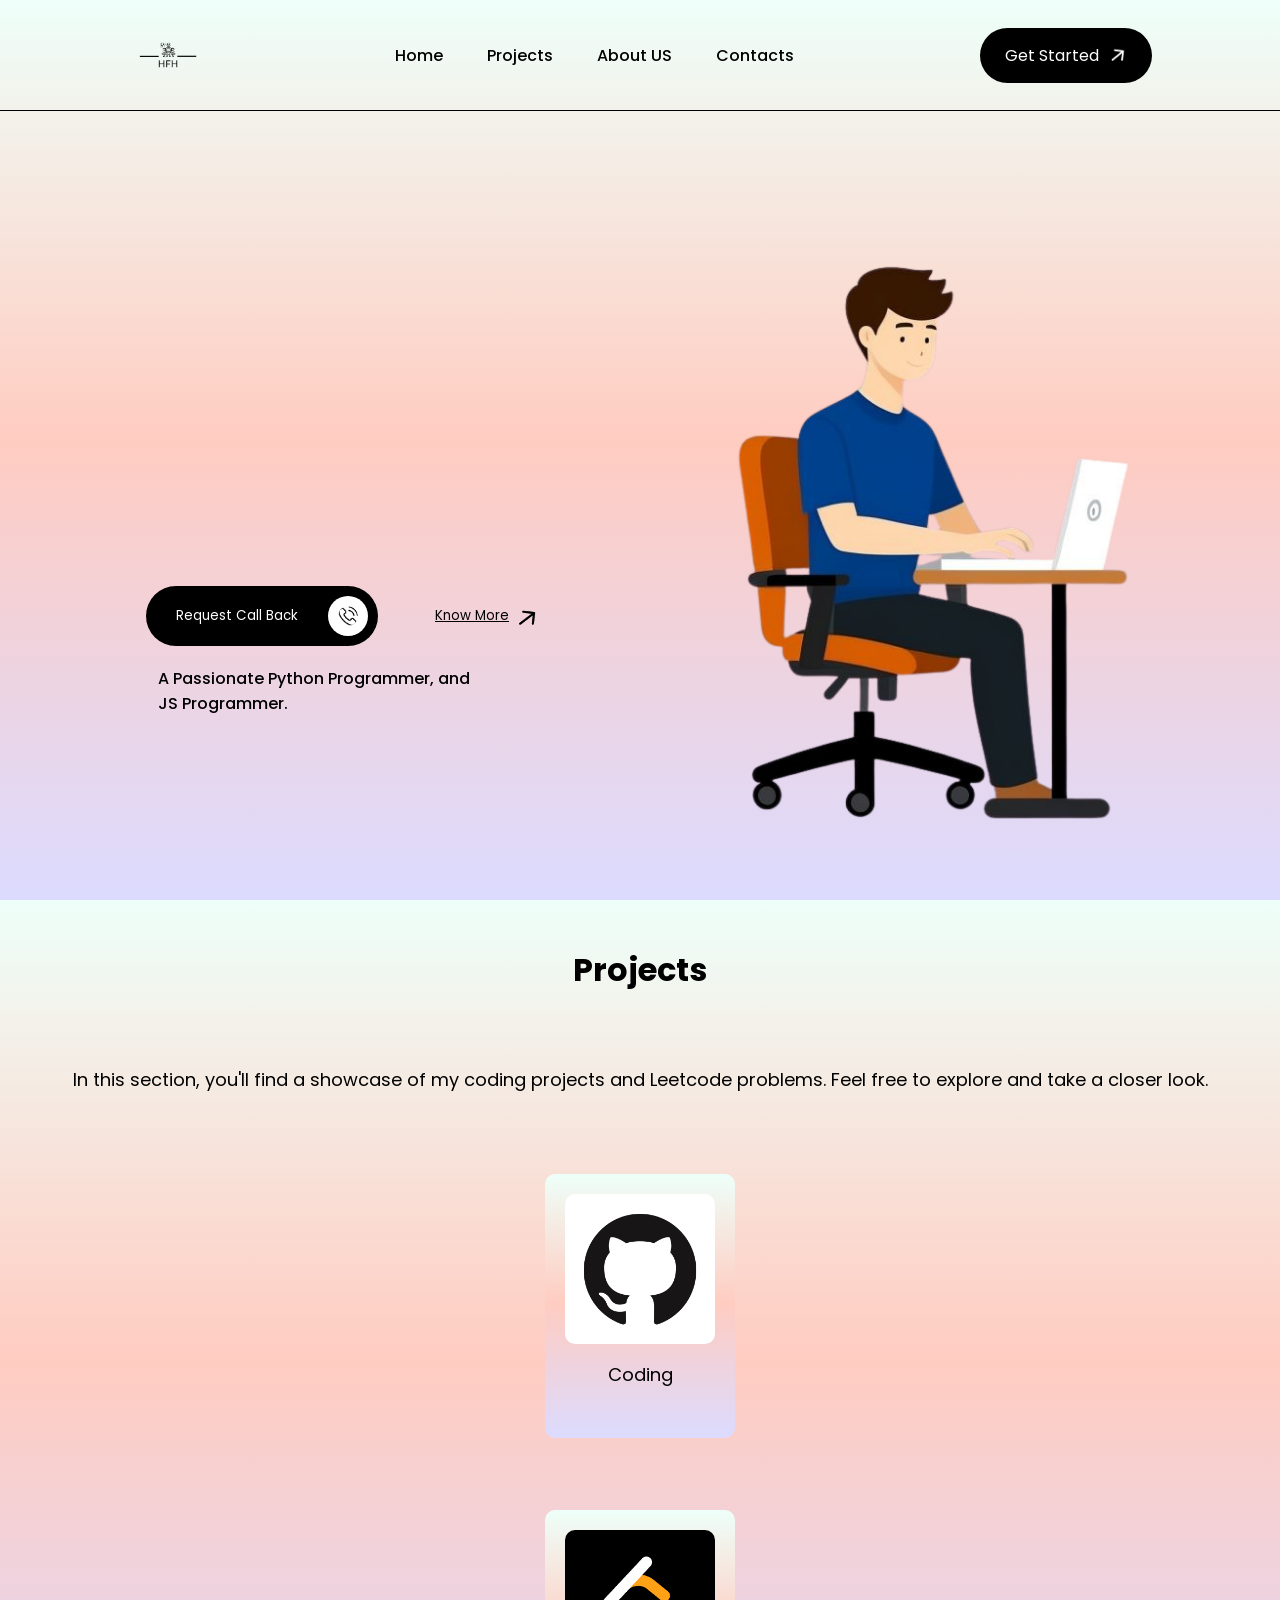
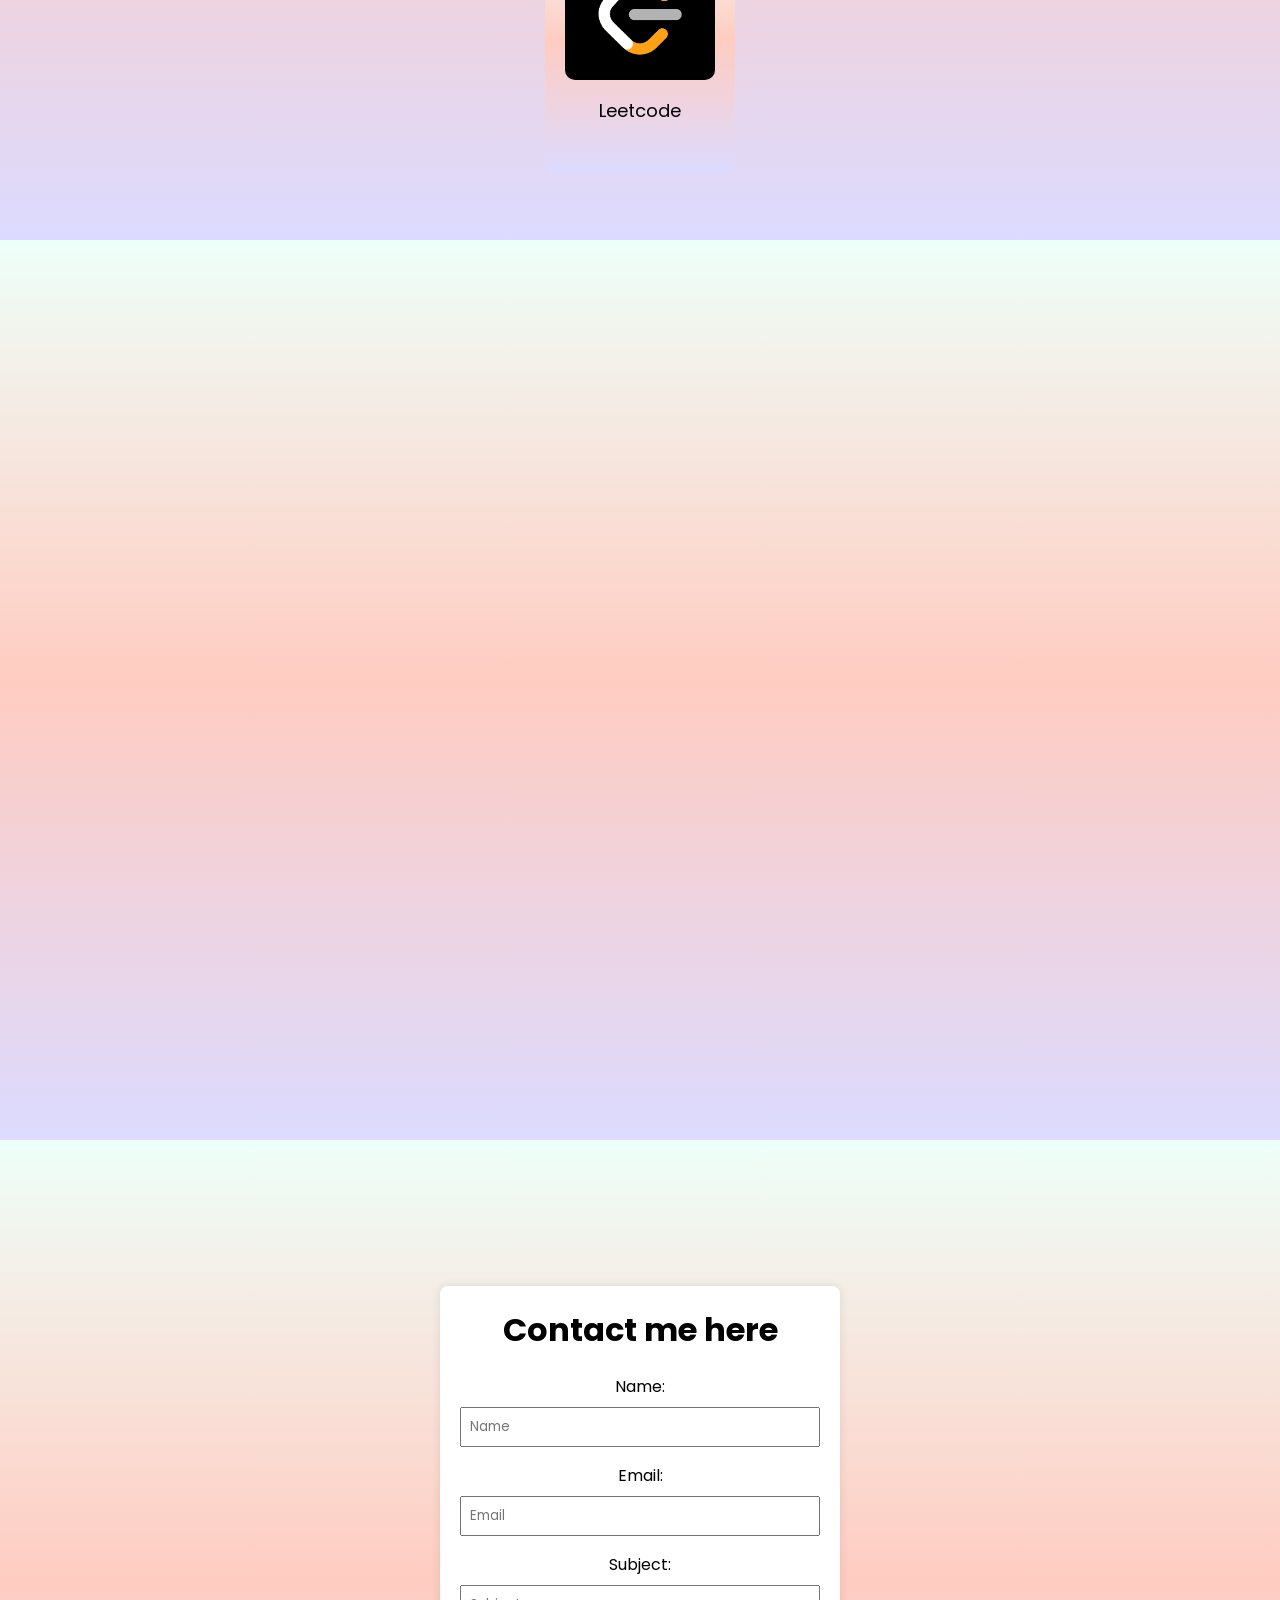
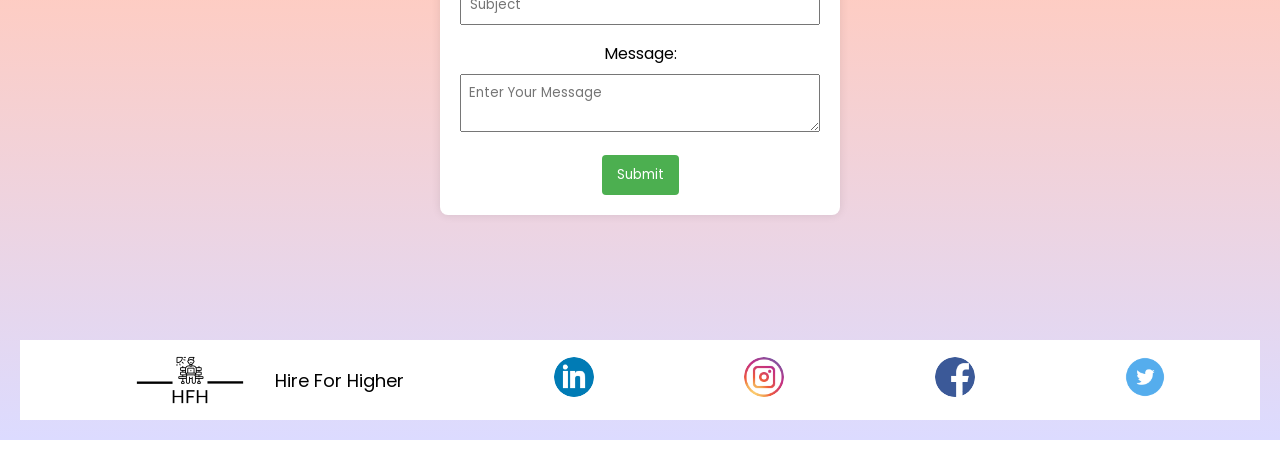
<file: index.html>
<!DOCTYPE html>
<!DOCTYPE html>
<html>
<head>
    <meta name="viewport" content="width=device-width, initial-scale=1.0">
    <title>Hire For Higher</title>
    <link rel="stylesheet" href="style.css">
    <link rel="preconnect" href="https://fonts.googleapis.com">
    <link rel="preconnect" href="https://fonts.gstatic.com" crossorigin>
    <link href="https://fonts.googleapis.com/css2?family=Poppins:wght@100;500;600&display=swap" rel="stylesheet">
    <link rel="icon" href="img/favicon.ico" type="image/x-icon">

</head>
<body>
    <nav>
        <img src="img/HFH-logos_black.png" alt="" class="logo">
        <ul id="menu-link">
            <li>Home</li>
            <li>Projects</li>
            <li>About US</li>
            <li>Contacts</li>
        </ul>
        <button class="nav-btn">Get Started <img src="img/arrow-white.png" alt=""></button>
        <img src="img/menu.png" alt="" class="menu-icon" onclick="toggleMenu()">
    </nav>
    <div class="header">
        <div class="header-content">
            <h1><span>Free</span><br><span>LANCER</span></h1>
        <div class="btn-container">
            <button class="btn-dark">Request Call Back <img src="img/phone.png" alt=""></button>
            <button class="btn-light">Know More <img src="img/arrow-black.png" alt=""></button>
        </div>
        <p>A Passionate Python Programmer, and JS Programmer. </p>
        </div>
        
        <img src="img/freelancer_boy_working_on_a_co-removebg.png" alt="" class="user-img">
    </div>

                                                  <!---------------------- Navbar contents  -------------------------------------->
    <section id="projects" class="section">
        <section class="project-section">
            <h2>Projects</h2>
            <p>In this section, you'll find a showcase of my coding projects and Leetcode problems. Feel free to explore and take a closer look.</p>
        
            <div class="project-panel" onclick="redirectToGitHub()">
                <div class="light-green-box">
                    <a href="https://github.com/AkarshanGhosh?tab=repositories" target="_blank">
                        <img src="img/github.png" alt="GitHub Logo">
                    </a>
                    <p>Coding</p>
                </div>
            </div>
            <div class="project-panel" onclick="redirectToBehance()">
                <div class="light-green-box">
                    <a href="https://leetcode.com/Akarshan_Ghosh/" target="_blank">
                        <img src="img/leetcode.png" alt="Leetcode Logo">
                    </a>
                    <p>Leetcode</p>
                </div>
            </div>
        </section>
       
    </section>

    <section id="about-us" class="section">
        <!-- About Us section content -->
    </section>
<!---------------------------------------------------------------------------------------------------------------------------------------------->
    <section id="contacts" class="section">
        
        <form action="https://formsubmit.co/ronighosh494@gmail.com" method="POST" id="contactForm">
                <h2>Contact me here</h2>
                <label for="name">Name:</label>
                <input type="text" id="name" name="Name" required placeholder="Name">
              
                <label for="email">Email:</label>
                <input type="email" id="email" name="Email" required placeholder="Email">
    
                <label for="subject">Subject:</label>
                <input type="text" id="subject" name="Subject" required placeholder="Subject">
              
                <label for="message">Message:</label>
                <textarea id="message" name="message"  required placeholder="Enter Your Message"></textarea>
                <input type="hidden" name="_captcha" value="false">
                <input type="hidden" name="_template" value="table">
                <button type="submit">Submit</button>
          </form>
          
          <footer>
            <div class="logo">
              <img src="img/HFH-logos_black.png" alt="Logo">
              <p>Hire For Higher</p>
            </div>
            <a href="https://www.linkedin.com/in/akarshan-ghosh/" target="_blank"><img src="img/ln.png" alt="LinkedIn"></a>
            <a href="https://www.instagram.com/rongfx8/" target="_blank"><img src="img/insta.png" alt="Instagram"></a>
            <a href="https://www.facebook.com/profile.php?id=61554629994541&sk=about" target="_blank"><img src="img/fb.png" alt="Facebook"></a>
            <a href="https://twitter.com/AkarshanGhosh28" target="_blank"><img src="img/x.png" alt="Twitter"></a>
          </footer>
          <script src="script.js"></script>
          <script src="https://smtpjs.com/v3/smtp.js"></script>
          
          
    </section>
<!---------------------------------------------------------------------------------------------------------------------------------------------->  
                                                     <!---------------------- Navbar contents Ends -------------------------------------->


                                               
    
    <!--<script>
        let navbar = document.querySelector('nav');
        let menuLinks = document.getElementById("menu-link");

        function toggleMenu() {
            menuLinks.classList.toggle('show-menu');
        }

        window.onscroll = function () {
            if (window.scrollY > 0) {
                navbar.style.background = '#eefff9';
            } else {
                navbar.style.background = 'transparent';
            }
        }
    </script>-->

</body>
</html>
</file>
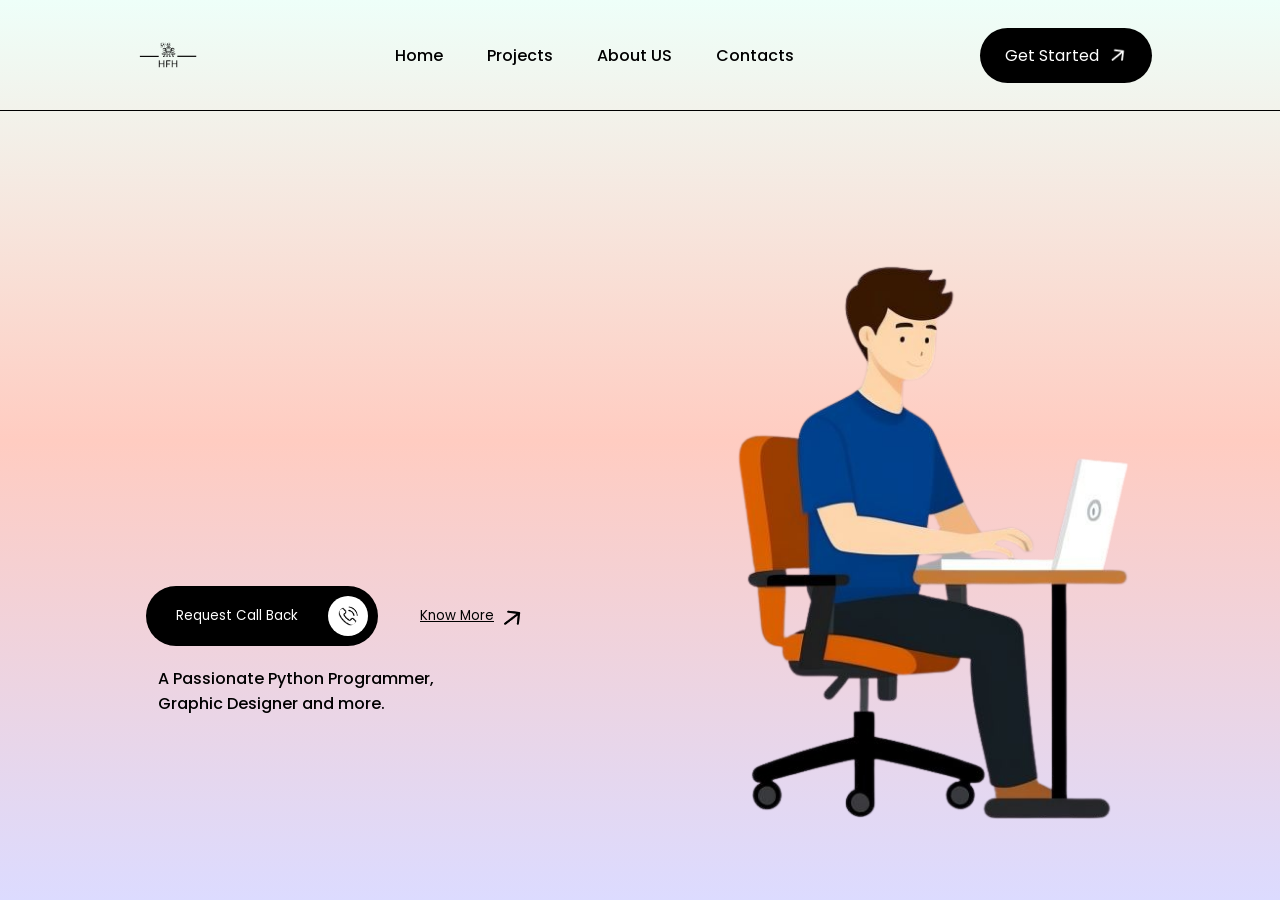
<file: Personal_site/index.html>
<!DOCTYPE html>
<html>
<head>
    <meta name="viewport" content="width=device-width, initial-scale=1.0">
    <title>Hire For Higher</title>
    <link rel="stylesheet" href="style.css">
    <link rel="preconnect" href="https://fonts.googleapis.com">
    <link rel="preconnect" href="https://fonts.gstatic.com" crossorigin>
    <link href="https://fonts.googleapis.com/css2?family=Poppins:wght@100;500;600&display=swap" rel="stylesheet">
    <link rel="icon" href="img/favicon.ico" type="image/x-icon">

</head>
<body>
    <nav>
        <img src="img/HFH-logos_black.png" alt="" class="logo">
        <ul id="menu-link">
            <li>Home</li>
            <li>Projects</li>
            <li>About US</li>
            <li>Contacts</li>
        </ul>
        <button class="nav-btn">Get Started <img src="img/arrow-white.png" alt=""></button>
        <img src="img/menu.png" alt="" class="menu-icon" onclick="toggleMenu()">
    </nav>
    <div class="header">
        <div class="header-content">
            <h1><span>Free</span><br><span>LANCER</span></h1>
        <div class="btn-container">
            <button class="btn-dark">Request Call Back <img src="img/phone.png" alt=""></button>
            <button class="btn-light">Know More <img src="img/arrow-black.png" alt=""></button>
        </div>
        <p>A Passionate Python Programmer, Graphic Designer and more. </p>
        </div>
        
        <img src="img/freelancer_boy_working_on_a_co-removebg.png" alt="" class="user-img">
    </div>
    <script>
        let navbar = document.querySelector('nav');
        let menuLinks = document.getElementById("menu-link");

        function toggleMenu() {
            menuLinks.classList.toggle('show-menu');
        }

        window.onscroll = function () {
            if (window.scrollY > 0) {
                navbar.style.background = '#eefff9';
            } else {
                navbar.style.background = 'transparent';
            }
        }
    </script>
</body>
</html>
</file>
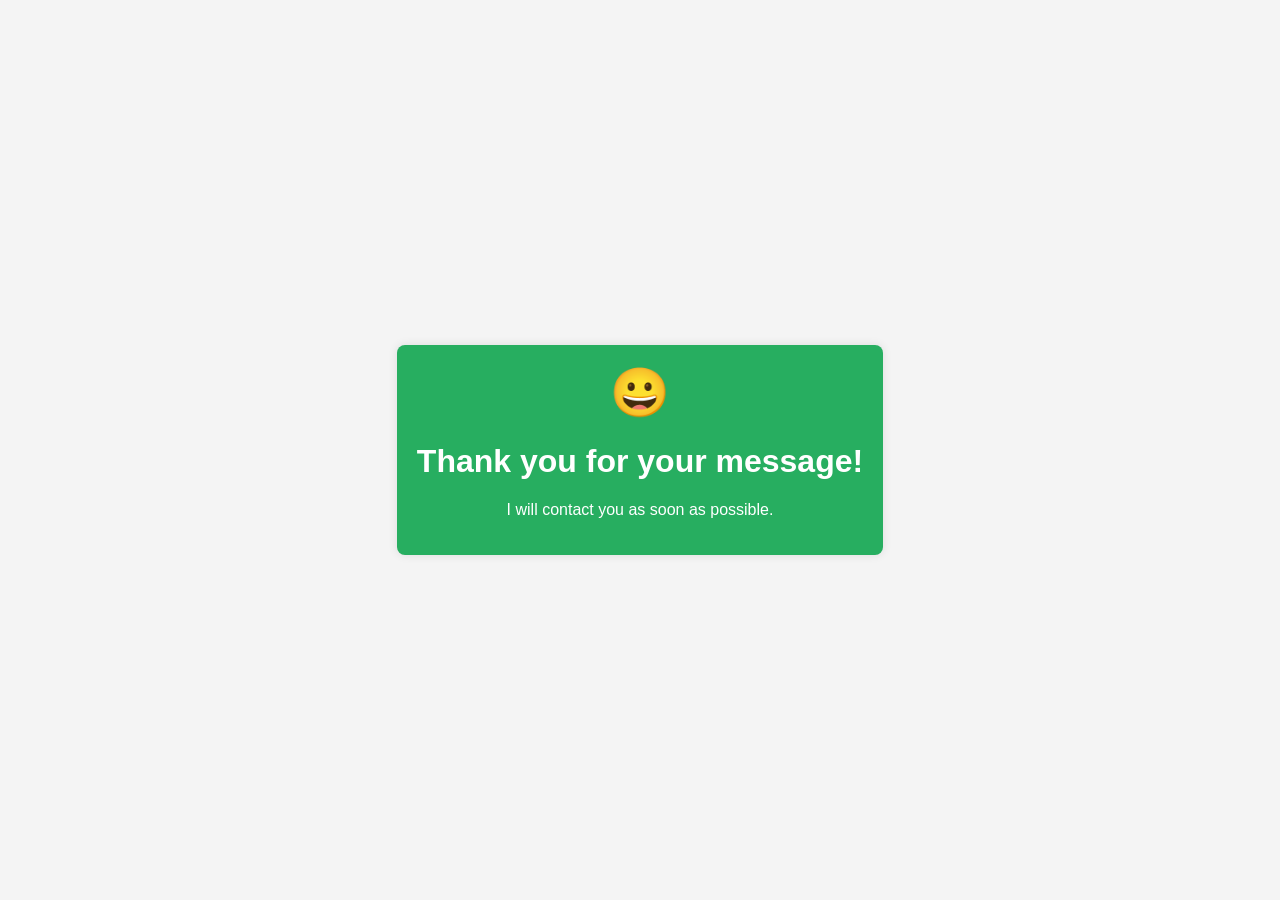
<file: thanks.html>
<!DOCTYPE html>
<html lang="en">
<head>
    <meta charset="UTF-8">
    <meta name="viewport" content="width=device-width, initial-scale=1.0">
    <title>Thank You!</title>
    <link rel="stylesheet" href="thanks.css">
</head>
<body>
    <div class="container">
        <div class="emoji">&#128512;</div>
        <h1>Thank you for your message!</h1>
        <p>I will contact you as soon as possible.</p>
    </div>
</body>
</html>
</file>
<file: style.css>
*{
    margin: 0;
    padding: 0;
    box-sizing: border-box;
    font-family: 'Poppins', sans-serif;
    

}
nav{
    position: fixed;
    top: 0;
    left: 0;
    width: 100%;
    display: flex;
    align-items: center;
    justify-content: space-between;
    padding: 15px 10%;
    border-bottom: 1px solid #000;
    z-index: 10;
}
nav ul li {
    list-style: none;
    display: inline-block;
    margin: 10px 20px;
    font-weight: 500;
    cursor: pointer;
}
nav .logo{
    width: 80px;
    cursor: pointer;
}
.nav-btn{
    background: #000;
    color: #fff;
    font-size: 16px;
    padding: 15px 25px;
    border: 0;
    outline: 0;
    border-radius: 40px;
    cursor: pointer;

}
.nav-btn img{
    width: 16px;
    margin-left: 8px;
}
.header{
    width: 100%;
    min-height: 100vh;
    background: linear-gradient(#eefff9 0%,#ffccc1 49%, #dcdbff 100%);
    padding: 0 10%;
    display: flex;
    justify-content: center;
    flex-direction: column;
}
.header h1{
    padding: 50;
    margin-top: 100px;
    font-size: 13vw;
    line-height: 11vw;
}
.btn-container{
    margin: 20px 0;   
}
.header button{
    border: 0;
    outline: 0;
    display: inline-flex;
    align-items: center;
    margin-left: 18px;
    margin-right: 20px;
    cursor: pointer;
}
.btn-dark{
    background: #000;
    color: #fff;
    padding: 10px 10px 10px 30px;
    border-radius: 40px;
     
}
.btn-dark img{
    width: 40px;
    background: #fff;
    border-radius: 50%;
    padding: 10px;
    margin-left: 30px;
}
.btn-light{
    background:transparent;
    text-decoration: underline;
    color: #000;
     
}
.btn-light img{
    width: 20px;
    margin-left: 10px;
}
.header p{
    max-width: 360px;
    font-weight: 500;
    padding-left: 30px;
}
.user-img{
    width: 80%;
    max-width: 500px;
    position: absolute;
    right: 7.91%;
    bottom: 0;
}


/*-----------Animation-----------*/
.header h1 span{
    background: linear-gradient(#000, #000);
    background-repeat: no-repeat;
    -webkit-text-fill-color: transparent;
    -webkit-background-clip: text;
    background-size: 0%;
}
.header h1 span:first-child{
    animation: textcolor1 2s linear infinite alternate;
}
.header h1 span:last-child{
    animation: textcolor2 2s linear infinite alternate;
}
@keyframes textcolor1 {
    0%{
        background-size: 0%;
    }
    40%{
        background-size: 100%;
    }
    100%{
        background-size: 100%;
    }
}
@keyframes textcolor2 {
    0%{
        background-size: 0%;
    }
    40%{
        background-size: 100%;
    }
    100%{
        background-size: 100%;
    }
}

.menu-icon{
    display: none;
}
/*----------- Media Queries for Navnar ----------*/

@media only screen and (max-width: 600px){
    nav ul{
        position: absolute;
        width: 100%;
        background: #000;
        color: #fff;
        left: 0;
        top: 100%;
        text-align: center;
        max-height: 0;
        overflow: hidden;
        transition: max-height 0.5s;
    }
    .nav-btn{
        display: none;
    }
    nav .logo{
        width:80px;

        
    }
    nav ul li{
        margin: 10px;
        font-size: 14px;
    }
    .menu-icon{
        display: block;
        width: 33px;
    }
    .show-menu{
        max-height: 60px;
    }

}
/*Section (Navbar contents  )*/
/*Projects*/
.section {
    padding: 20px;
    text-align: center;
    background: linear-gradient(#eefff9 0%, #ffccc1 49%, #dcdbff 100%);
    min-height: 100vh;
    display: flex;
    justify-content: center;
    flex-direction: column;
    position: relative;
}

.section h2 {
    font-size: 2em;
    margin-bottom: 20px;
}

.section p {
    font-size: 18px;
    margin-bottom: 30px;
}

/* Project Panel Styles */

.project-section {
    display: flex;
    justify-content: space-around;
    align-items: center;
    height: 100vh;
    flex-direction: column; /* Adjusted for smaller screens */
}

.project-panel {
    text-align: center;
    cursor: pointer;
    position: relative;
    overflow: hidden;
    margin-bottom: 20px; /* Adjusted spacing between panels */
}

.light-green-box {
    background: linear-gradient(#eefff9 0%, #ffccc1 49%, #dcdbff 100%);
    border-radius: 10px;
    padding: 20px;
}

.light-green-box:hover img {
    transform: scale(1.1);
}

.project-panel img {
    width: 150px;
    height: 150px;
    object-fit: cover;
    border-radius: 10px;
    transition: transform 0.3s ease-in-out;
}

.project-panel p {
    margin-top: 10px;
    font-size: 18px;
}
/*----------contacts----------*/
/*body {
    font-family: Arial, sans-serif;
    background-color: #f4f4f4;
    margin: 0;
    padding: 0;
    display: flex;
    flex-direction: column;
    align-items: center;
    justify-content: center;
    min-height: 100vh;
  }*/
  
  form {
    background-color: #fff;
    padding: 20px;
    border-radius: 8px;
    box-shadow: 0 0 10px rgba(0, 0, 0, 0.1);
    margin-bottom: 20px;
    max-width: 400px; /* Added for better mobile responsiveness */
    width: 90%; /* Added for better mobile responsiveness */
    margin: auto; /* Center the form */
  }
  
  label {
    display: block;
    margin-bottom: 8px;
  }
  
  input,
  textarea {
    width: 100%;
    padding: 8px;
    margin-bottom: 16px;
    box-sizing: border-box;
  }
  
  textarea {
    resize: vertical;
  }
  
  button {
    background-color: #4caf50;
    color: #fff;
    padding: 10px 15px;
    border: none;
    border-radius: 4px;
    cursor: pointer;
  }
  
  footer {
    
    display: flex;
    justify-content: space-around;
    align-items: center; /* Align items vertically in the center */
    height: 80px; /* Set the height of the footer */
    background-color: #fff;
    padding: 20px;
    
    bottom: 0;
    width: 100%;
}

    
    

  
  footer a {
    text-decoration: none;
    color: #000;
  }
  
  footer img {
    width: 40px;
    height: 40px;
    border-radius: 50%;
    transition: transform 0.3s ease-in-out;
  }
  
  footer img:hover {
    transform: scale(1.1);
  }
  .logo {
    display: flex;
    align-items: center;
  }
  
  .logo img {
    width: 150px;
    height: 150px;
    border-radius: 50%;
    margin-right: 10px;
  }
  
  .logo p {
    margin: 0;
  }





/*------- Media queries for header items ------------*/
@media only screen and (max-width: 600px){
    .header{
        min-height: auto;
        padding: 0;
        padding-top:30px ;
    }
    .user-img{
        width: 100%;
        right: auto;
        position: relative;
        margin-top: 100px;   
    }
    .header-content{
        position:absolute;
        bottom: 0;
        padding: 0 10%;
        z-index: 2 ;
        padding-bottom: 40px;
        background: linear-gradient(transparent, #fff);
        

    }
    .btn-container{
        margin: 5px 0;
    }
    .header button{
        font-size: 14px;
        margin-right: 10px;
    }
    .btn-dark img{
        width: 30px;
        padding :5px;
        margin-left: 5px;
    }
    .btn-light img {
        width: 12px;
        margin-left: 5px;

    }
    .header h1{
        font-size: 70px;
        line-height: 60px;
        margin-bottom: 20px;
    }
/*-------------------- navbar contents --------------------*/
/* Responsive styles for smaller screens */
    .section {
        padding: 20px 10px;
    }
    .project-section {
        flex-direction: column;
        height: auto;
    }

    .project-panel {
        margin-bottom: 20px;
    }
  
    form {
            max-width: 100%; /* Full width on smaller screens */
    }

}
</file>
<file: Personal_site/style.css>
*{
    margin: 0;
    padding: 0;
    box-sizing: border-box;
    font-family: 'Poppins', sans-serif;

}
nav{
    position: fixed;
    top: 0;
    left: 0;
    width: 100%;
    display: flex;
    align-items: center;
    justify-content: space-between;
    padding: 15px 10%;
    border-bottom: 1px solid #000;
    z-index: 10;
}
nav ul li {
    list-style: none;
    display: inline-block;
    margin: 10px 20px;
    font-weight: 500;
    cursor: pointer;
}
nav .logo{
    width: 80px;
    cursor: pointer;
}
.nav-btn{
    background: #000;
    color: #fff;
    font-size: 16px;
    padding: 15px 25px;
    border: 0;
    outline: 0;
    border-radius: 40px;
    cursor: pointer;

}
.nav-btn img{
    width: 16px;
    margin-left: 8px;
}
.header{
    width: 100%;
    min-height: 100vh;
    background: linear-gradient(#eefff9 0%,#ffccc1 49%, #dcdbff 100%);
    padding: 0 10%;
    display: flex;
    justify-content: center;
    flex-direction: column;
}
.header h1{
    padding: 50;
    margin-top: 100px;
    font-size: 13vw;
    line-height: 11vw;
}
.btn-container{
    margin: 20px 0;   
}
.header button{
    border: 0;
    outline: 0;
    display: inline-flex;
    align-items: center;
    margin-left: 18px;
    margin-right: 20px;
    cursor: pointer;
}
.btn-dark{
    background: #000;
    color: #fff;
    padding: 10px 10px 10px 30px;
    border-radius: 40px;
     
}
.btn-dark img{
    width: 40px;
    background: #fff;
    border-radius: 50%;
    padding: 10px;
    margin-left: 30px;
}
.btn-light{
    background:transparent;
    text-decoration: underline;
     
}
.btn-light img{
    width: 20px;
    margin-left: 10px;
}
.header p{
    max-width: 360px;
    font-weight: 500;
    padding-left: 30px;
}
.user-img{
    width: 80%;
    max-width: 500px;
    position: absolute;
    right: 7.91%;
    bottom: 0;
}

/*-----------Animation-----------*/
.header h1 span{
    background: linear-gradient(#000, #000);
    background-repeat: no-repeat;
    -webkit-text-fill-color: transparent;
    -webkit-background-clip: text;
    background-size: 0%;
}
.header h1 span:first-child{
    animation: textcolor1 2s linear infinite alternate;
}
.header h1 span:last-child{
    animation: textcolor2 2s linear infinite alternate;
}
@keyframes textcolor1 {
    0%{
        background-size: 0%;
    }
    40%{
        background-size: 100%;
    }
    100%{
        background-size: 100%;
    }
}
@keyframes textcolor2 {
    0%{
        background-size: 0%;
    }
    40%{
        background-size: 100%;
    }
    100%{
        background-size: 100%;
    }
}

.menu-icon{
    display: none;
}
/*----------- Media Queries for Navnar ----------*/

@media only screen and (max-width: 600px){
    nav ul{
        position: absolute;
        width: 100%;
        background: #000;
        color: #fff;
        left: 0;
        top: 100%;
        text-align: center;
        max-height: 0;
        overflow: hidden;
        transition: max-height 0.5s;
    }
    .nav-btn{
        display: none;
    }
    nav .logo{
        width:80px;

        
    }
    nav ul li{
        margin: 10px;
        font-size: 14px;
    }
    .menu-icon{
        display: block;
        width: 33px;
    }
    .show-menu{
        max-height: 60px;
    }

}
/*------- Media queries for header items ------------*/
@media only screen and (max-width: 600px){
    .header{
        min-height: auto;
        padding: 0;
        padding-top:30px ;
    }
    .user-img{
        width: 100%;
        right: auto;
        position: relative;
        margin-top: 100px;   
    }
    .header-content{
        position:absolute;
        bottom: 0;
        padding: 0 10%;
        z-index: 2 ;
        padding-bottom: 40px;
        background: linear-gradient(transparent, #fff);
        

    }
    .btn-container{
        margin: 5px 0;
    }
    .header button{
        font-size: 14px;
        margin-right: 10px;
    }
    .btn-dark img{
        width: 30px;
        padding :5px;
        margin-left: 5px;
    }
    .btn-light img {
        width: 12px;
        margin-left: 5px;

    }
    .header h1{
        font-size: 70px;
        line-height: 60px;
        margin-bottom: 20px;
    }
}
</file>
<file: thanks.css>
body {
    font-family: Arial, sans-serif;
    background-color: #f4f4f4;
    margin: 0;
    display: flex;
    justify-content: center;
    align-items: center;
    height: 100vh;
}

.container {
    text-align: center;
    background-color: #27ae60; /* Green color for the box */
    border-radius: 8px;
    box-shadow: 0 0 10px rgba(0, 0, 0, 0.1);
    padding: 20px;
    color: #fff; /* Text color inside the box */
}

.emoji {
    font-size: 48px; /* Adjust the size as needed */
    margin-bottom: 10px;
}

h1 {
    color: #fff; /* Text color inside the box */
}

p {
    color: #fff; /* Text color inside the box */
}
</file>
